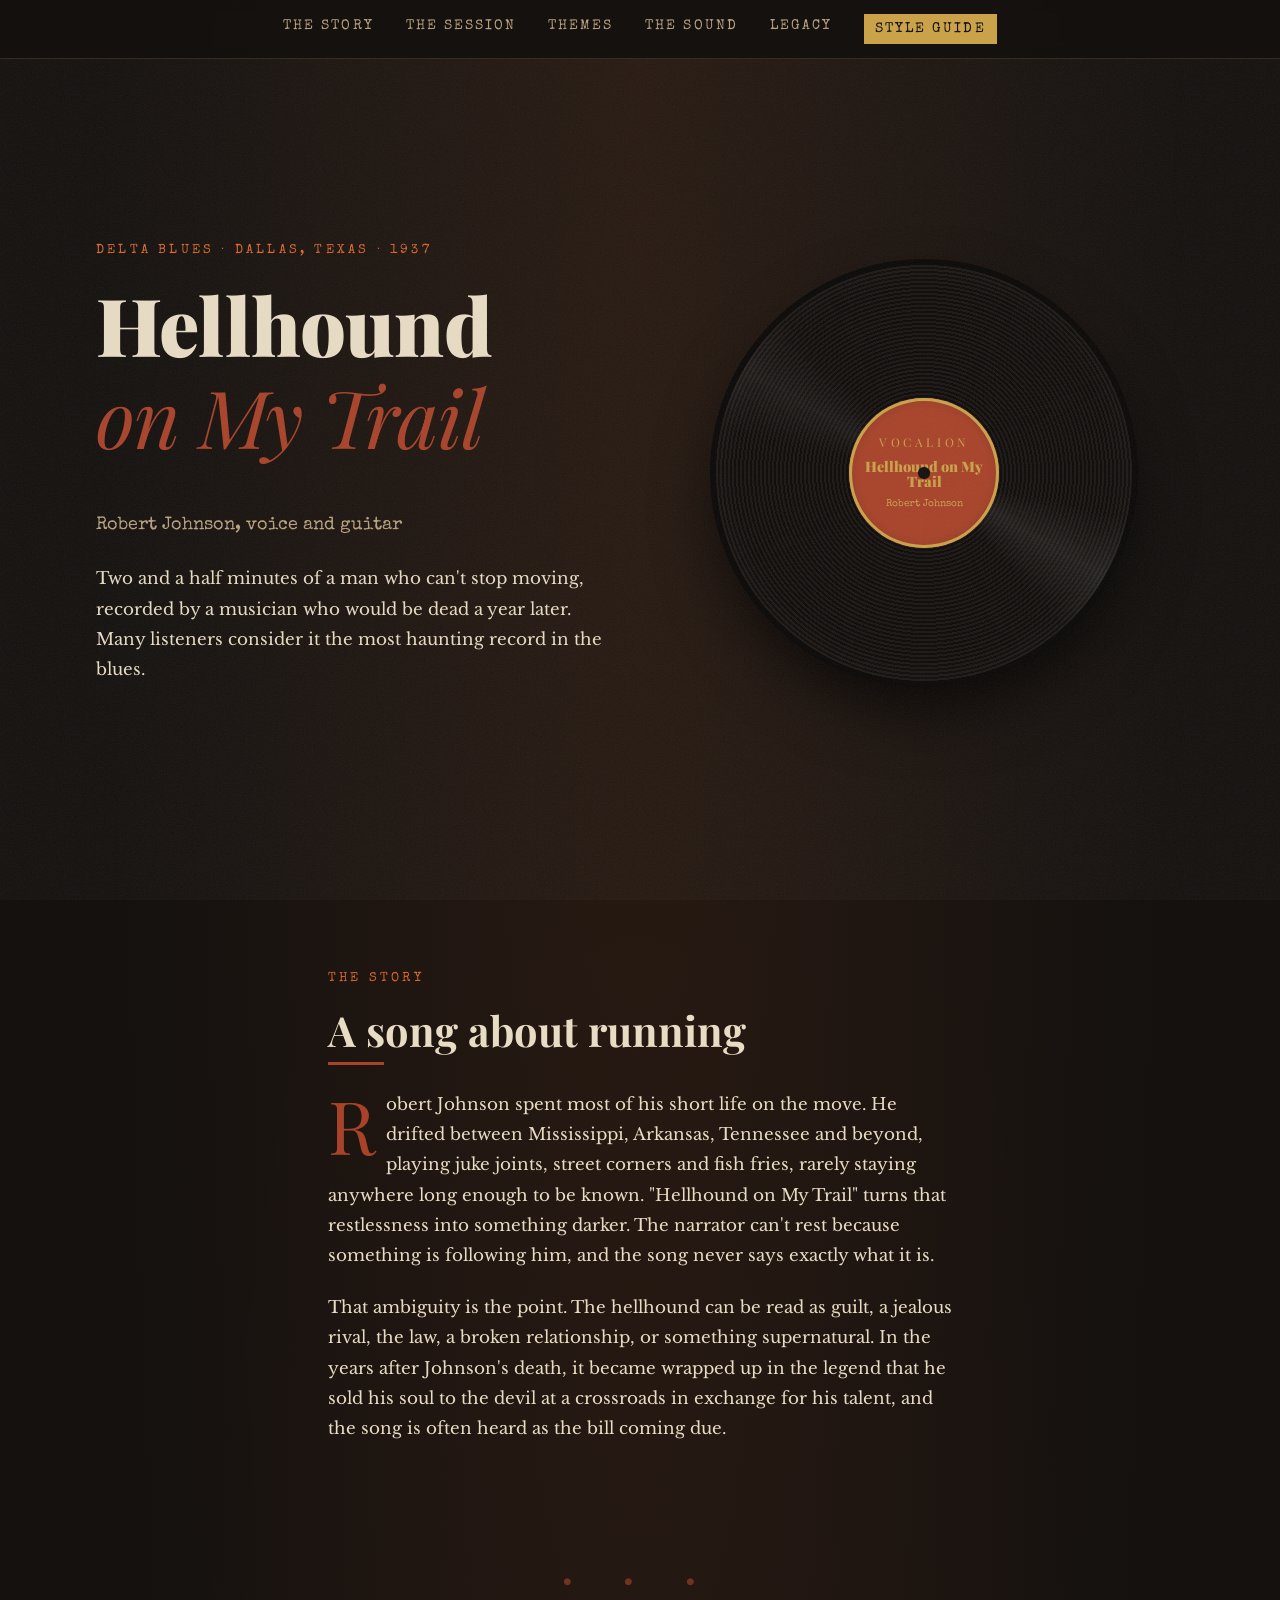
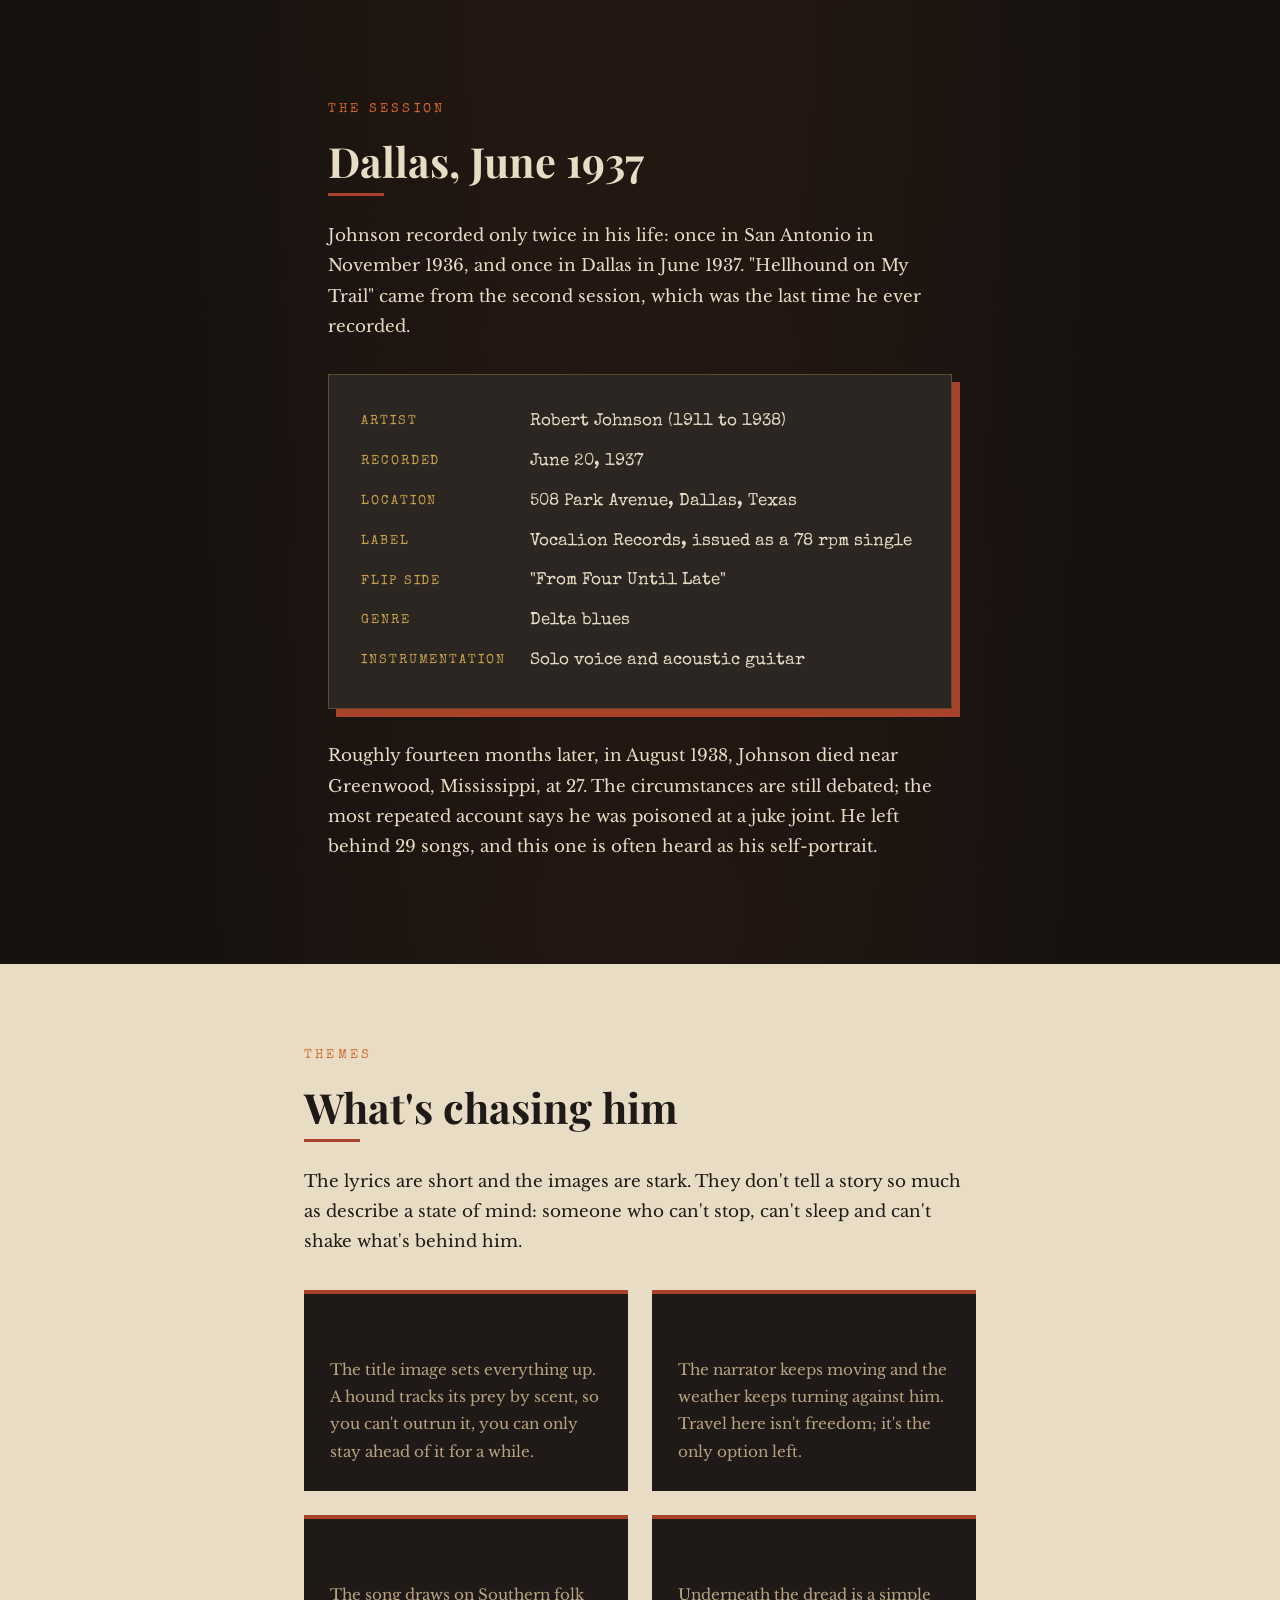
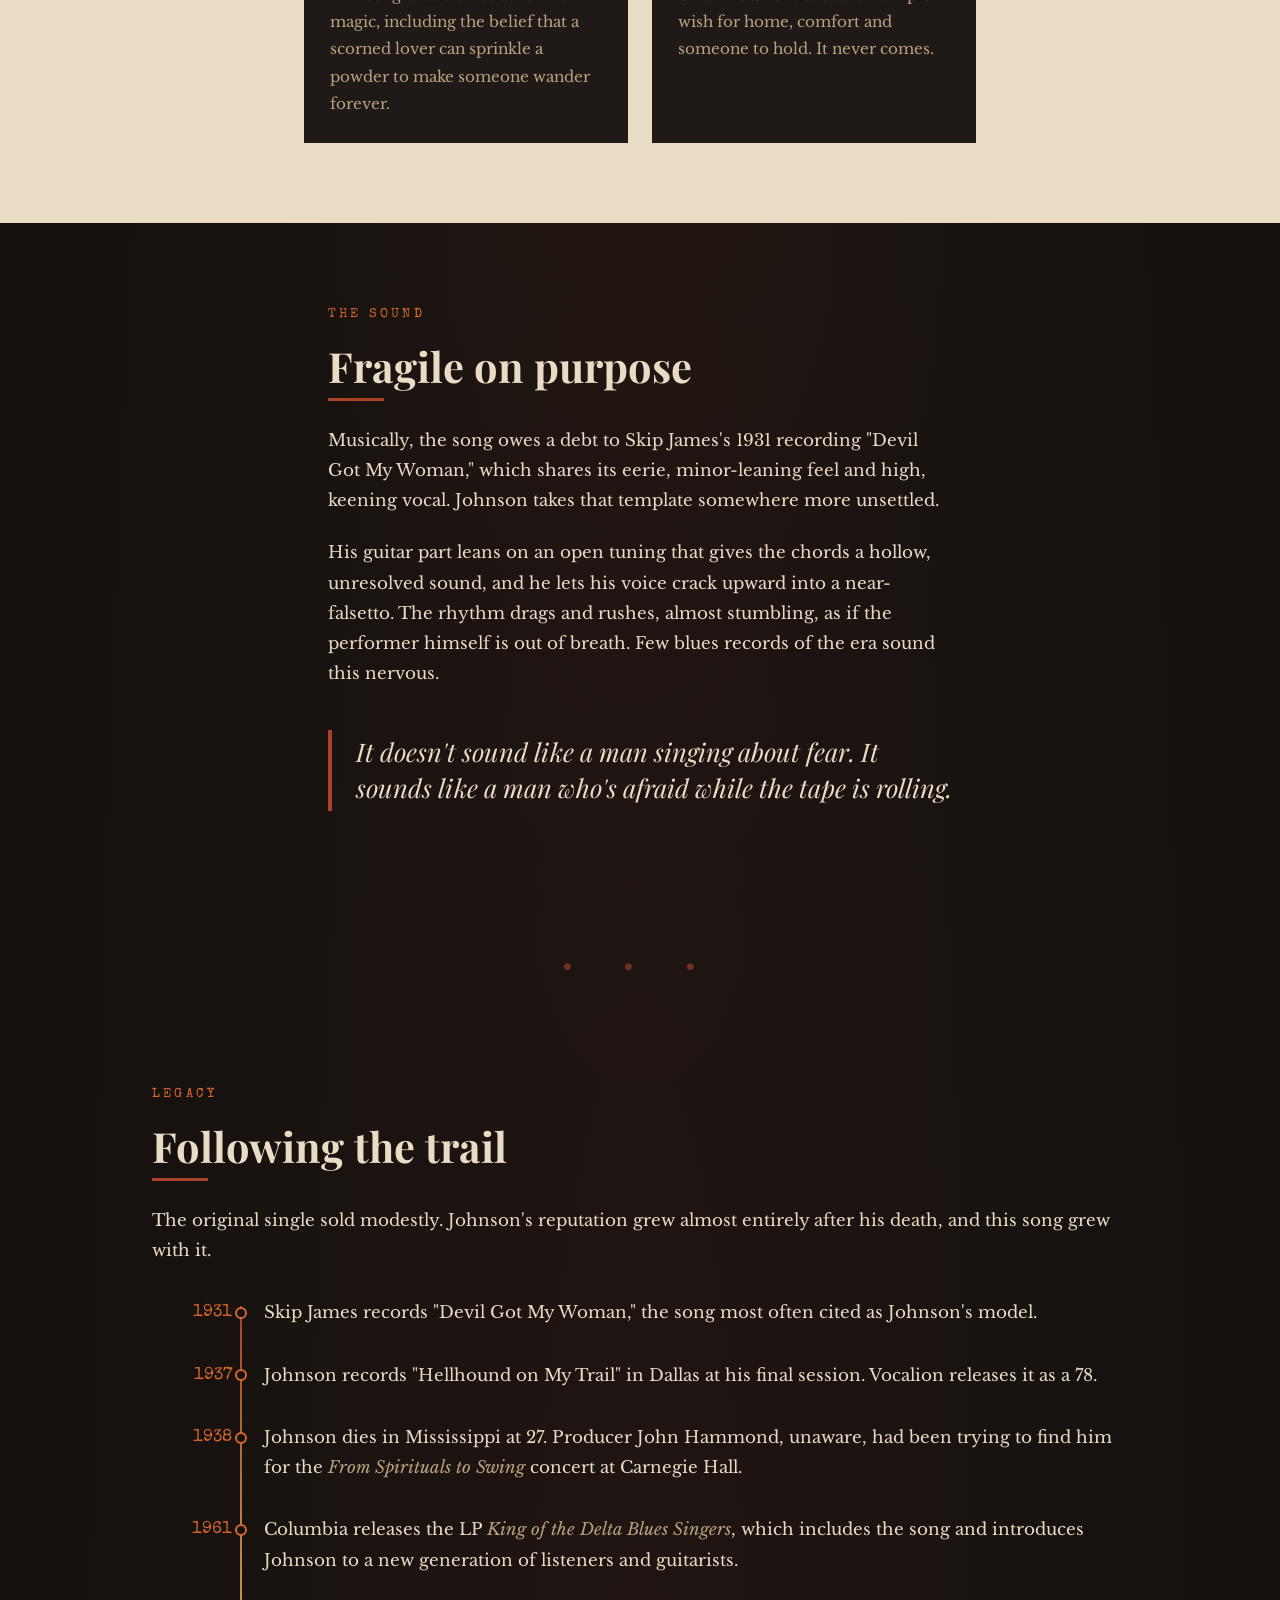
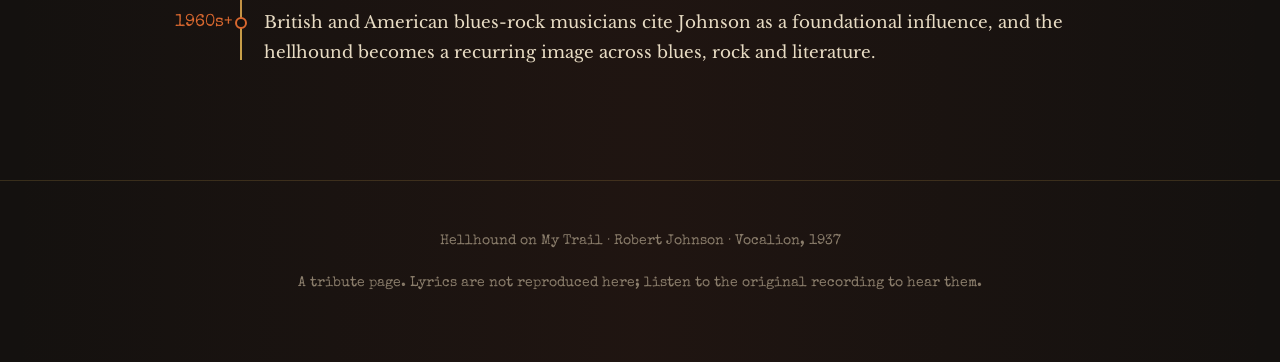
<file: index.html>
<!DOCTYPE html>
<html lang="en">
<head>
  <meta charset="UTF-8">
  <meta name="viewport" content="width=device-width, initial-scale=1.0">
  <title>Hellhound on My Trail | Robert Johnson, 1937</title>
  <meta name="description" content="The story, sound, and legacy of Robert Johnson's 1937 Delta blues recording Hellhound on My Trail.">
  <link rel="stylesheet" href="style.css">
</head>
<body>

  <nav class="site-nav">
    <a href="#story">The Story</a>
    <a href="#session">The Session</a>
    <a href="#themes">Themes</a>
    <a href="#sound">The Sound</a>
    <a href="#legacy">Legacy</a>
    <a href="styleguide.html" class="nav-guide">Style Guide</a>
  </nav>

  <header class="hero">
    <div>
      <p class="kicker">Delta Blues &middot; Dallas, Texas &middot; 1937</p>
      <h1>Hellhound <span>on My Trail</span></h1>
      <p class="byline">Robert Johnson, voice and guitar</p>
      <p>Two and a half minutes of a man who can't stop moving, recorded by a musician who would be dead a year later. Many listeners consider it the most haunting record in the blues.</p>
    </div>

    <div class="record" aria-hidden="true">
      <div class="record-label">
        <span class="label-brand">Vocalion</span>
        <span class="label-title">Hellhound on My Trail</span>
        <span class="label-artist">Robert Johnson</span>
      </div>
    </div>
  </header>

  <main>

    <section id="story" class="section">
      <p class="kicker">The Story</p>
      <h2>A song about running</h2>
      <p class="lead">Robert Johnson spent most of his short life on the move. He drifted between Mississippi, Arkansas, Tennessee and beyond, playing juke joints, street corners and fish fries, rarely staying anywhere long enough to be known. "Hellhound on My Trail" turns that restlessness into something darker. The narrator can't rest because something is following him, and the song never says exactly what it is.</p>
      <p>That ambiguity is the point. The hellhound can be read as guilt, a jealous rival, the law, a broken relationship, or something supernatural. In the years after Johnson's death, it became wrapped up in the legend that he sold his soul to the devil at a crossroads in exchange for his talent, and the song is often heard as the bill coming due.</p>
    </section>

    <div class="tracks" aria-hidden="true">&bull; &bull; &bull;</div>

    <section id="session" class="section">
      <p class="kicker">The Session</p>
      <h2>Dallas, June 1937</h2>
      <p>Johnson recorded only twice in his life: once in San Antonio in November 1936, and once in Dallas in June 1937. "Hellhound on My Trail" came from the second session, which was the last time he ever recorded.</p>

      <div class="ledger">
        <dl>
          <dt>Artist</dt>     <dd>Robert Johnson (1911 to 1938)</dd>
          <dt>Recorded</dt>   <dd>June 20, 1937</dd>
          <dt>Location</dt>   <dd>508 Park Avenue, Dallas, Texas</dd>
          <dt>Label</dt>      <dd>Vocalion Records, issued as a 78 rpm single</dd>
          <dt>Flip side</dt>  <dd>"From Four Until Late"</dd>
          <dt>Genre</dt>      <dd>Delta blues</dd>
          <dt>Instrumentation</dt> <dd>Solo voice and acoustic guitar</dd>
        </dl>
      </div>

      <p>Roughly fourteen months later, in August 1938, Johnson died near Greenwood, Mississippi, at 27. The circumstances are still debated; the most repeated account says he was poisoned at a juke joint. He left behind 29 songs, and this one is often heard as his self-portrait.</p>
    </section>

    <section id="themes" class="section section--paper">
      <p class="kicker">Themes</p>
      <h2>What's chasing him</h2>
      <p>The lyrics are short and the images are stark. They don't tell a story so much as describe a state of mind: someone who can't stop, can't sleep and can't shake what's behind him.</p>

      <div class="theme-grid">
        <div class="theme-card">
          <h3>Pursuit</h3>
          <p>The title image sets everything up. A hound tracks its prey by scent, so you can't outrun it, you can only stay ahead of it for a while.</p>
        </div>
        <div class="theme-card">
          <h3>Restlessness</h3>
          <p>The narrator keeps moving and the weather keeps turning against him. Travel here isn't freedom; it's the only option left.</p>
        </div>
        <div class="theme-card">
          <h3>Hoodoo</h3>
          <p>The song draws on Southern folk magic, including the belief that a scorned lover can sprinkle a powder to make someone wander forever.</p>
        </div>
        <div class="theme-card">
          <h3>Loneliness</h3>
          <p>Underneath the dread is a simple wish for home, comfort and someone to hold. It never comes.</p>
        </div>
      </div>
    </section>

    <section id="sound" class="section">
      <p class="kicker">The Sound</p>
      <h2>Fragile on purpose</h2>
      <p>Musically, the song owes a debt to Skip James's 1931 recording "Devil Got My Woman," which shares its eerie, minor-leaning feel and high, keening vocal. Johnson takes that template somewhere more unsettled.</p>
      <p>His guitar part leans on an open tuning that gives the chords a hollow, unresolved sound, and he lets his voice crack upward into a near-falsetto. The rhythm drags and rushes, almost stumbling, as if the performer himself is out of breath. Few blues records of the era sound this nervous.</p>

      <blockquote class="pull">
        It doesn't sound like a man singing about fear. It sounds like a man who's afraid while the tape is rolling.
      </blockquote>
    </section>

    <div class="tracks" aria-hidden="true">&bull; &bull; &bull;</div>

    <section id="legacy" class="section section--wide">
      <p class="kicker">Legacy</p>
      <h2>Following the trail</h2>
      <p>The original single sold modestly. Johnson's reputation grew almost entirely after his death, and this song grew with it.</p>

      <ol class="timeline">
        <li>
          <span class="year">1931</span>
          <p>Skip James records "Devil Got My Woman," the song most often cited as Johnson's model.</p>
        </li>
        <li>
          <span class="year">1937</span>
          <p>Johnson records "Hellhound on My Trail" in Dallas at his final session. Vocalion releases it as a 78.</p>
        </li>
        <li>
          <span class="year">1938</span>
          <p>Johnson dies in Mississippi at 27. Producer John Hammond, unaware, had been trying to find him for the <em>From Spirituals to Swing</em> concert at Carnegie Hall.</p>
        </li>
        <li>
          <span class="year">1961</span>
          <p>Columbia releases the LP <em>King of the Delta Blues Singers</em>, which includes the song and introduces Johnson to a new generation of listeners and guitarists.</p>
        </li>
        <li>
          <span class="year">1960s+</span>
          <p>British and American blues-rock musicians cite Johnson as a foundational influence, and the hellhound becomes a recurring image across blues, rock and literature.</p>
        </li>
      </ol>
    </section>

  </main>

  <footer class="site-footer">
    <p>Hellhound on My Trail &middot; Robert Johnson &middot; Vocalion, 1937</p>
    <p>A tribute page. Lyrics are not reproduced here; listen to the original recording to hear them.</p>
  </footer>

</body>
</html>
</file>
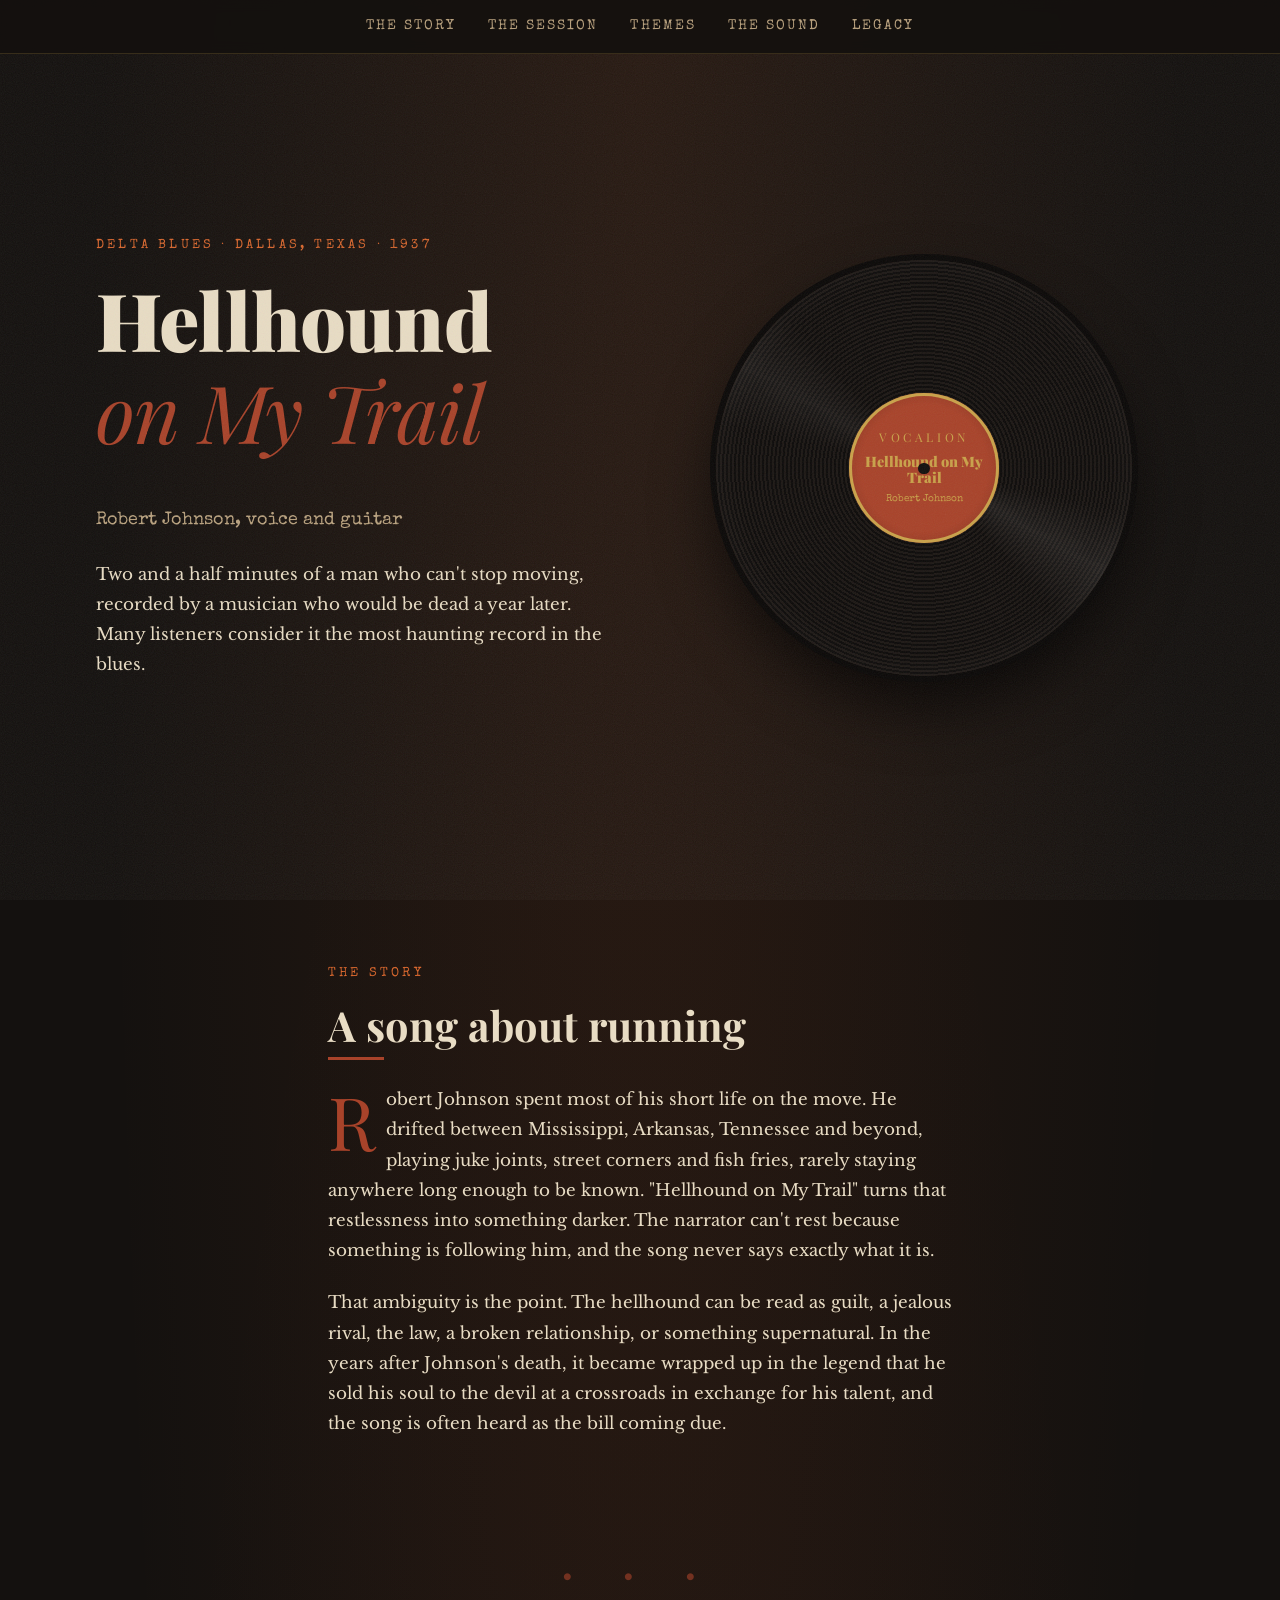
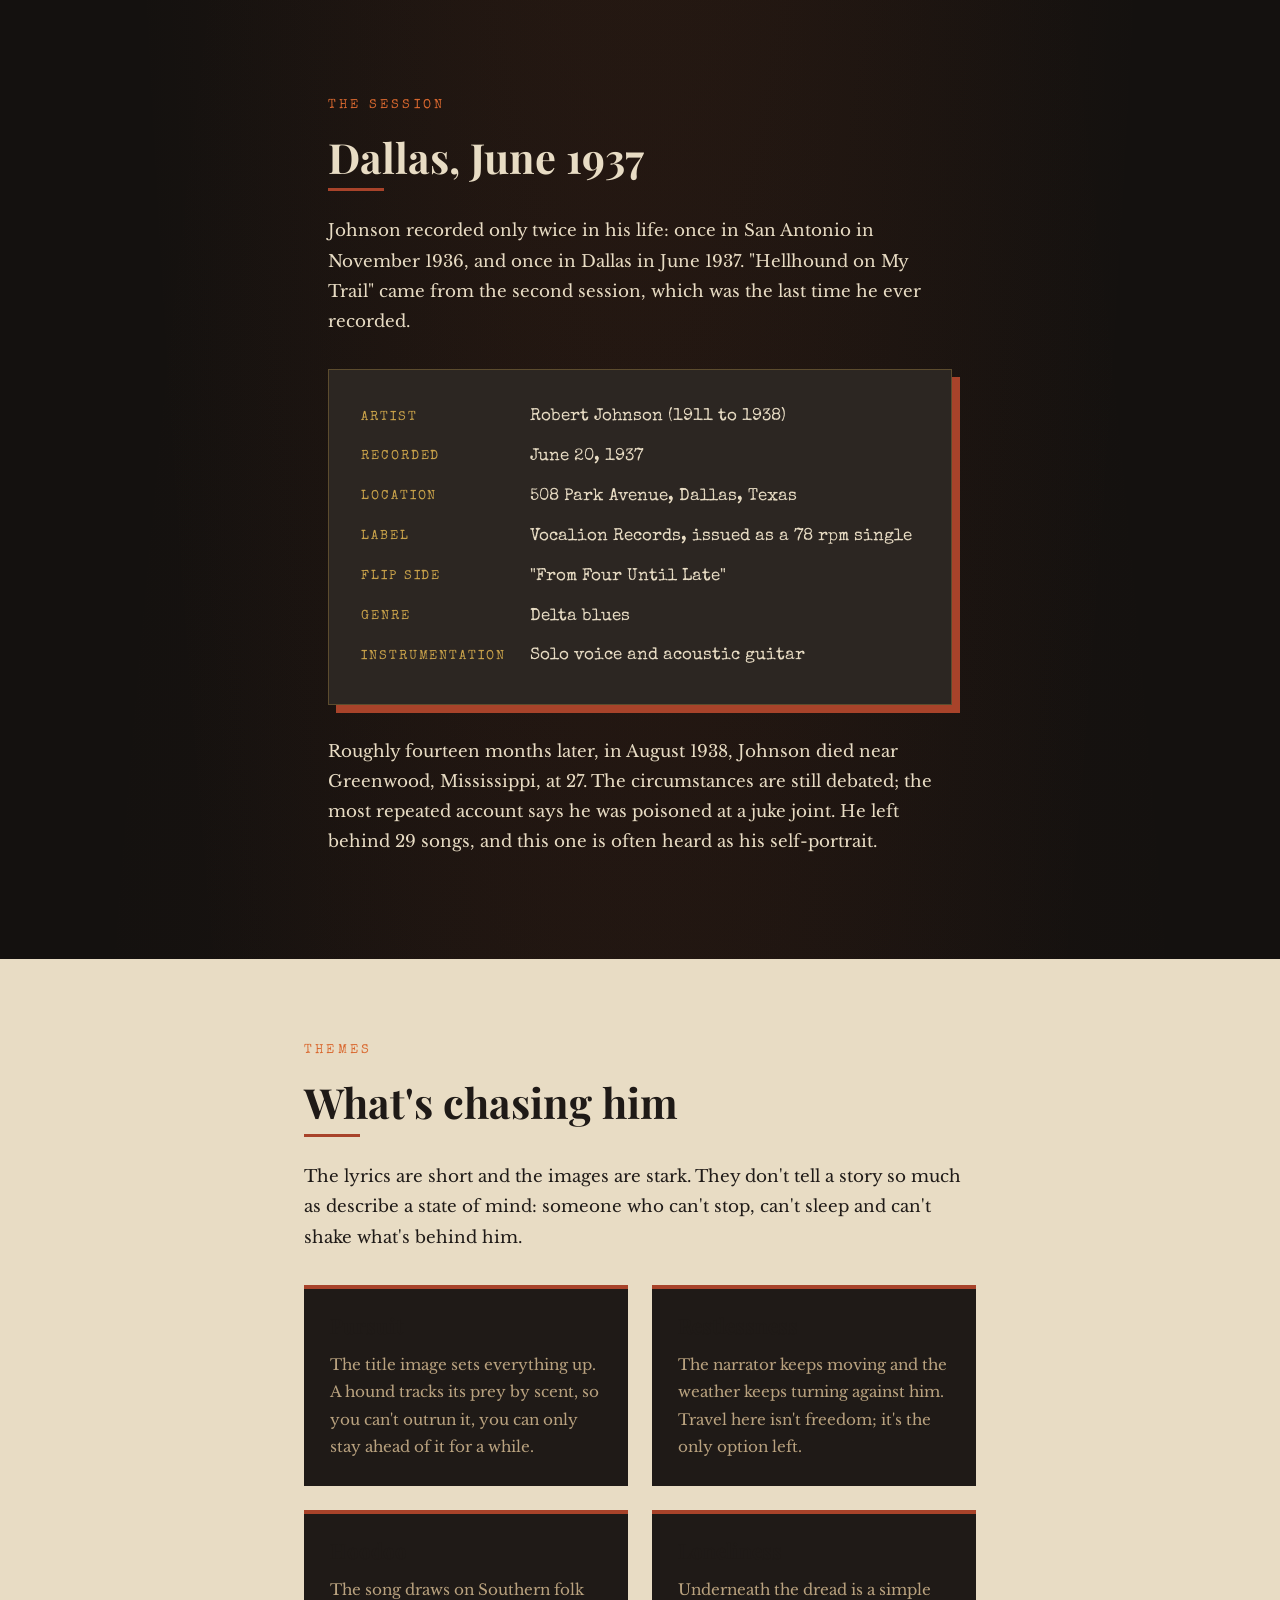
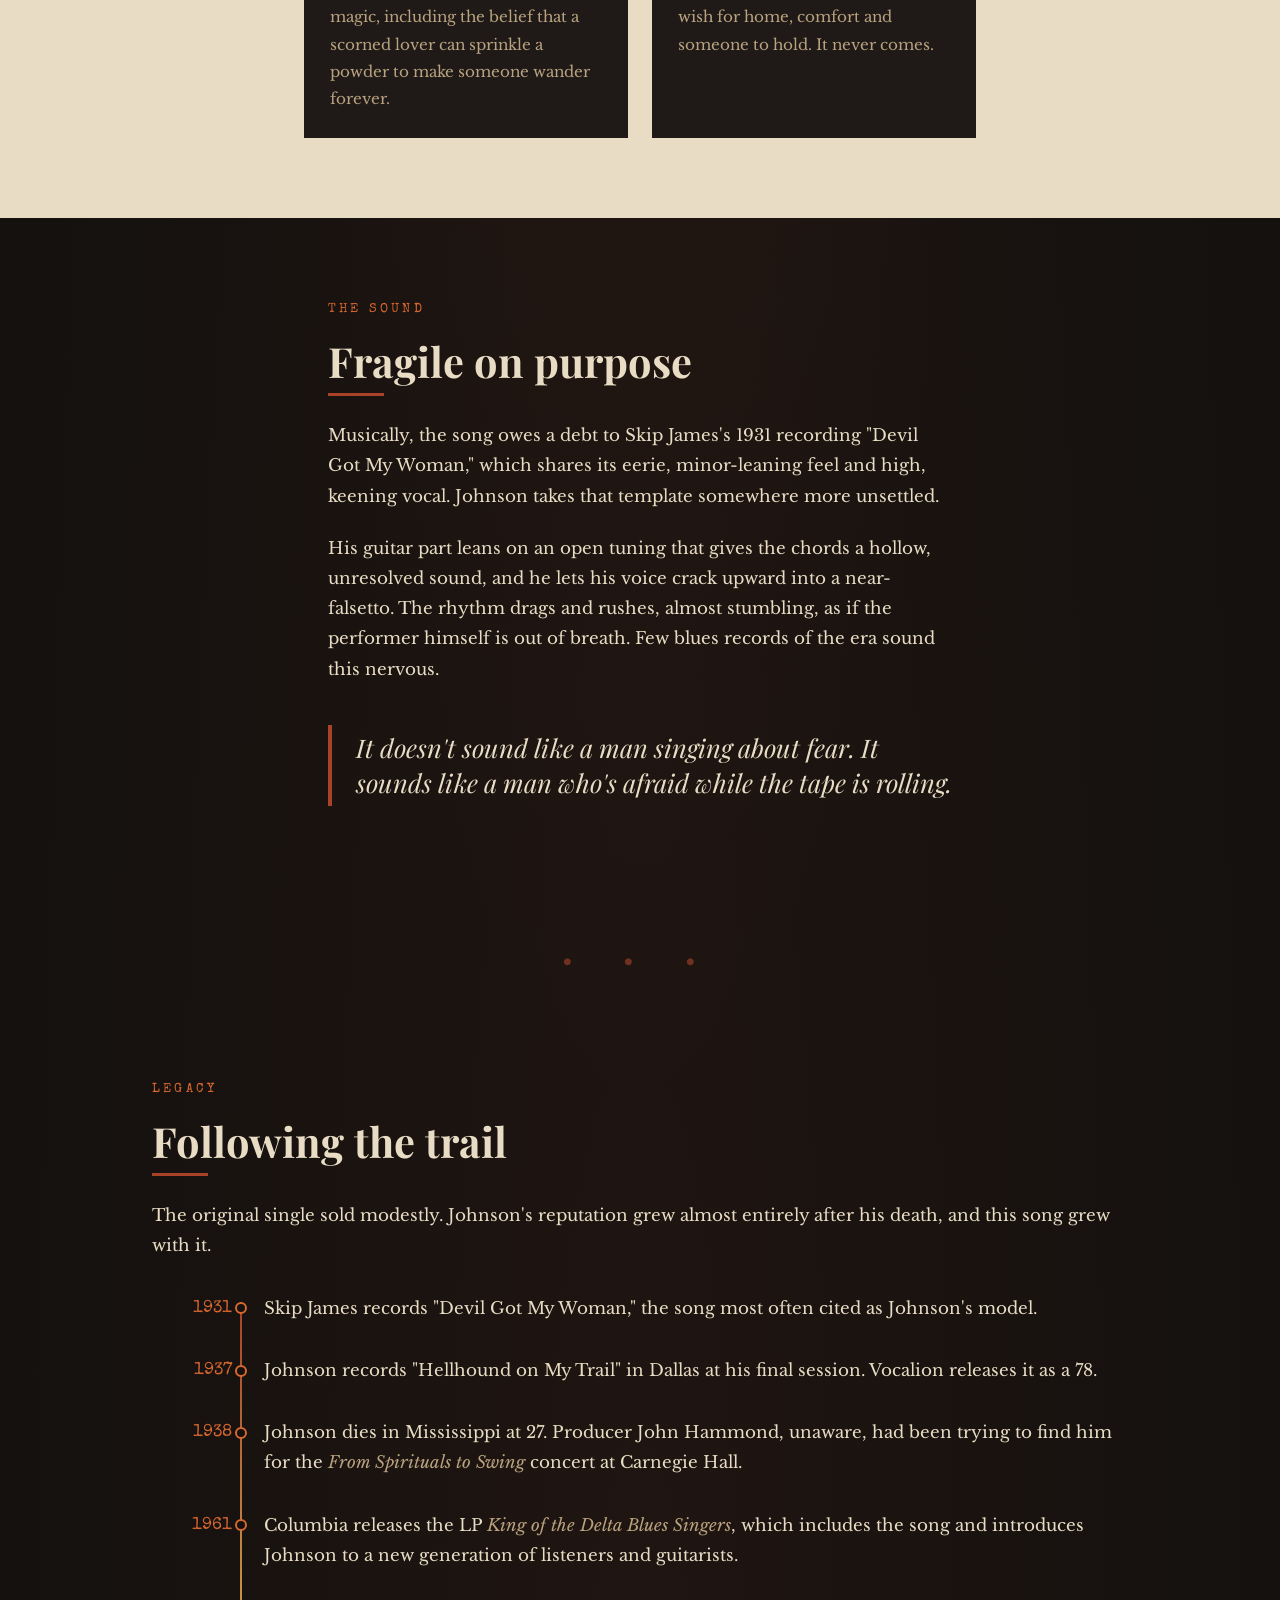
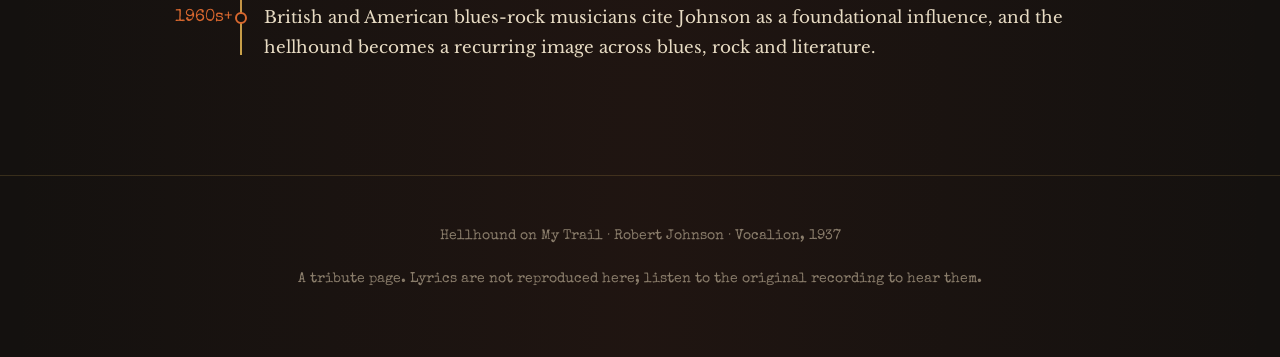
<file: index (1).html>
<!DOCTYPE html>
<html lang="en">
<head>
  <meta charset="UTF-8">
  <meta name="viewport" content="width=device-width, initial-scale=1.0">
  <title>Hellhound on My Trail | Robert Johnson, 1937</title>
  <meta name="description" content="The story, sound, and legacy of Robert Johnson's 1937 Delta blues recording Hellhound on My Trail.">
  <link rel="stylesheet" href="style.css">
</head>
<body>

  <nav class="site-nav">
    <a href="#story">The Story</a>
    <a href="#session">The Session</a>
    <a href="#themes">Themes</a>
    <a href="#sound">The Sound</a>
    <a href="#legacy">Legacy</a>
  </nav>

  <header class="hero">
    <div>
      <p class="kicker">Delta Blues &middot; Dallas, Texas &middot; 1937</p>
      <h1>Hellhound <span>on My Trail</span></h1>
      <p class="byline">Robert Johnson, voice and guitar</p>
      <p>Two and a half minutes of a man who can't stop moving, recorded by a musician who would be dead a year later. Many listeners consider it the most haunting record in the blues.</p>
    </div>

    <div class="record" aria-hidden="true">
      <div class="record-label">
        <span class="label-brand">Vocalion</span>
        <span class="label-title">Hellhound on My Trail</span>
        <span class="label-artist">Robert Johnson</span>
      </div>
    </div>
  </header>

  <main>

    <section id="story" class="section">
      <p class="kicker">The Story</p>
      <h2>A song about running</h2>
      <p class="lead">Robert Johnson spent most of his short life on the move. He drifted between Mississippi, Arkansas, Tennessee and beyond, playing juke joints, street corners and fish fries, rarely staying anywhere long enough to be known. "Hellhound on My Trail" turns that restlessness into something darker. The narrator can't rest because something is following him, and the song never says exactly what it is.</p>
      <p>That ambiguity is the point. The hellhound can be read as guilt, a jealous rival, the law, a broken relationship, or something supernatural. In the years after Johnson's death, it became wrapped up in the legend that he sold his soul to the devil at a crossroads in exchange for his talent, and the song is often heard as the bill coming due.</p>
    </section>

    <div class="tracks" aria-hidden="true">&bull; &bull; &bull;</div>

    <section id="session" class="section">
      <p class="kicker">The Session</p>
      <h2>Dallas, June 1937</h2>
      <p>Johnson recorded only twice in his life: once in San Antonio in November 1936, and once in Dallas in June 1937. "Hellhound on My Trail" came from the second session, which was the last time he ever recorded.</p>

      <div class="ledger">
        <dl>
          <dt>Artist</dt>     <dd>Robert Johnson (1911 to 1938)</dd>
          <dt>Recorded</dt>   <dd>June 20, 1937</dd>
          <dt>Location</dt>   <dd>508 Park Avenue, Dallas, Texas</dd>
          <dt>Label</dt>      <dd>Vocalion Records, issued as a 78 rpm single</dd>
          <dt>Flip side</dt>  <dd>"From Four Until Late"</dd>
          <dt>Genre</dt>      <dd>Delta blues</dd>
          <dt>Instrumentation</dt> <dd>Solo voice and acoustic guitar</dd>
        </dl>
      </div>

      <p>Roughly fourteen months later, in August 1938, Johnson died near Greenwood, Mississippi, at 27. The circumstances are still debated; the most repeated account says he was poisoned at a juke joint. He left behind 29 songs, and this one is often heard as his self-portrait.</p>
    </section>

    <section id="themes" class="section section--paper">
      <p class="kicker">Themes</p>
      <h2>What's chasing him</h2>
      <p>The lyrics are short and the images are stark. They don't tell a story so much as describe a state of mind: someone who can't stop, can't sleep and can't shake what's behind him.</p>

      <div class="theme-grid">
        <div class="theme-card">
          <h3>Pursuit</h3>
          <p>The title image sets everything up. A hound tracks its prey by scent, so you can't outrun it, you can only stay ahead of it for a while.</p>
        </div>
        <div class="theme-card">
          <h3>Restlessness</h3>
          <p>The narrator keeps moving and the weather keeps turning against him. Travel here isn't freedom; it's the only option left.</p>
        </div>
        <div class="theme-card">
          <h3>Hoodoo</h3>
          <p>The song draws on Southern folk magic, including the belief that a scorned lover can sprinkle a powder to make someone wander forever.</p>
        </div>
        <div class="theme-card">
          <h3>Loneliness</h3>
          <p>Underneath the dread is a simple wish for home, comfort and someone to hold. It never comes.</p>
        </div>
      </div>
    </section>

    <section id="sound" class="section">
      <p class="kicker">The Sound</p>
      <h2>Fragile on purpose</h2>
      <p>Musically, the song owes a debt to Skip James's 1931 recording "Devil Got My Woman," which shares its eerie, minor-leaning feel and high, keening vocal. Johnson takes that template somewhere more unsettled.</p>
      <p>His guitar part leans on an open tuning that gives the chords a hollow, unresolved sound, and he lets his voice crack upward into a near-falsetto. The rhythm drags and rushes, almost stumbling, as if the performer himself is out of breath. Few blues records of the era sound this nervous.</p>

      <blockquote class="pull">
        It doesn't sound like a man singing about fear. It sounds like a man who's afraid while the tape is rolling.
      </blockquote>
    </section>

    <div class="tracks" aria-hidden="true">&bull; &bull; &bull;</div>

    <section id="legacy" class="section section--wide">
      <p class="kicker">Legacy</p>
      <h2>Following the trail</h2>
      <p>The original single sold modestly. Johnson's reputation grew almost entirely after his death, and this song grew with it.</p>

      <ol class="timeline">
        <li>
          <span class="year">1931</span>
          <p>Skip James records "Devil Got My Woman," the song most often cited as Johnson's model.</p>
        </li>
        <li>
          <span class="year">1937</span>
          <p>Johnson records "Hellhound on My Trail" in Dallas at his final session. Vocalion releases it as a 78.</p>
        </li>
        <li>
          <span class="year">1938</span>
          <p>Johnson dies in Mississippi at 27. Producer John Hammond, unaware, had been trying to find him for the <em>From Spirituals to Swing</em> concert at Carnegie Hall.</p>
        </li>
        <li>
          <span class="year">1961</span>
          <p>Columbia releases the LP <em>King of the Delta Blues Singers</em>, which includes the song and introduces Johnson to a new generation of listeners and guitarists.</p>
        </li>
        <li>
          <span class="year">1960s+</span>
          <p>British and American blues-rock musicians cite Johnson as a foundational influence, and the hellhound becomes a recurring image across blues, rock and literature.</p>
        </li>
      </ol>
    </section>

  </main>

  <footer class="site-footer">
    <p>Hellhound on My Trail &middot; Robert Johnson &middot; Vocalion, 1937</p>
    <p>A tribute page. Lyrics are not reproduced here; listen to the original recording to hear them.</p>
  </footer>

</body>
</html>
</file>
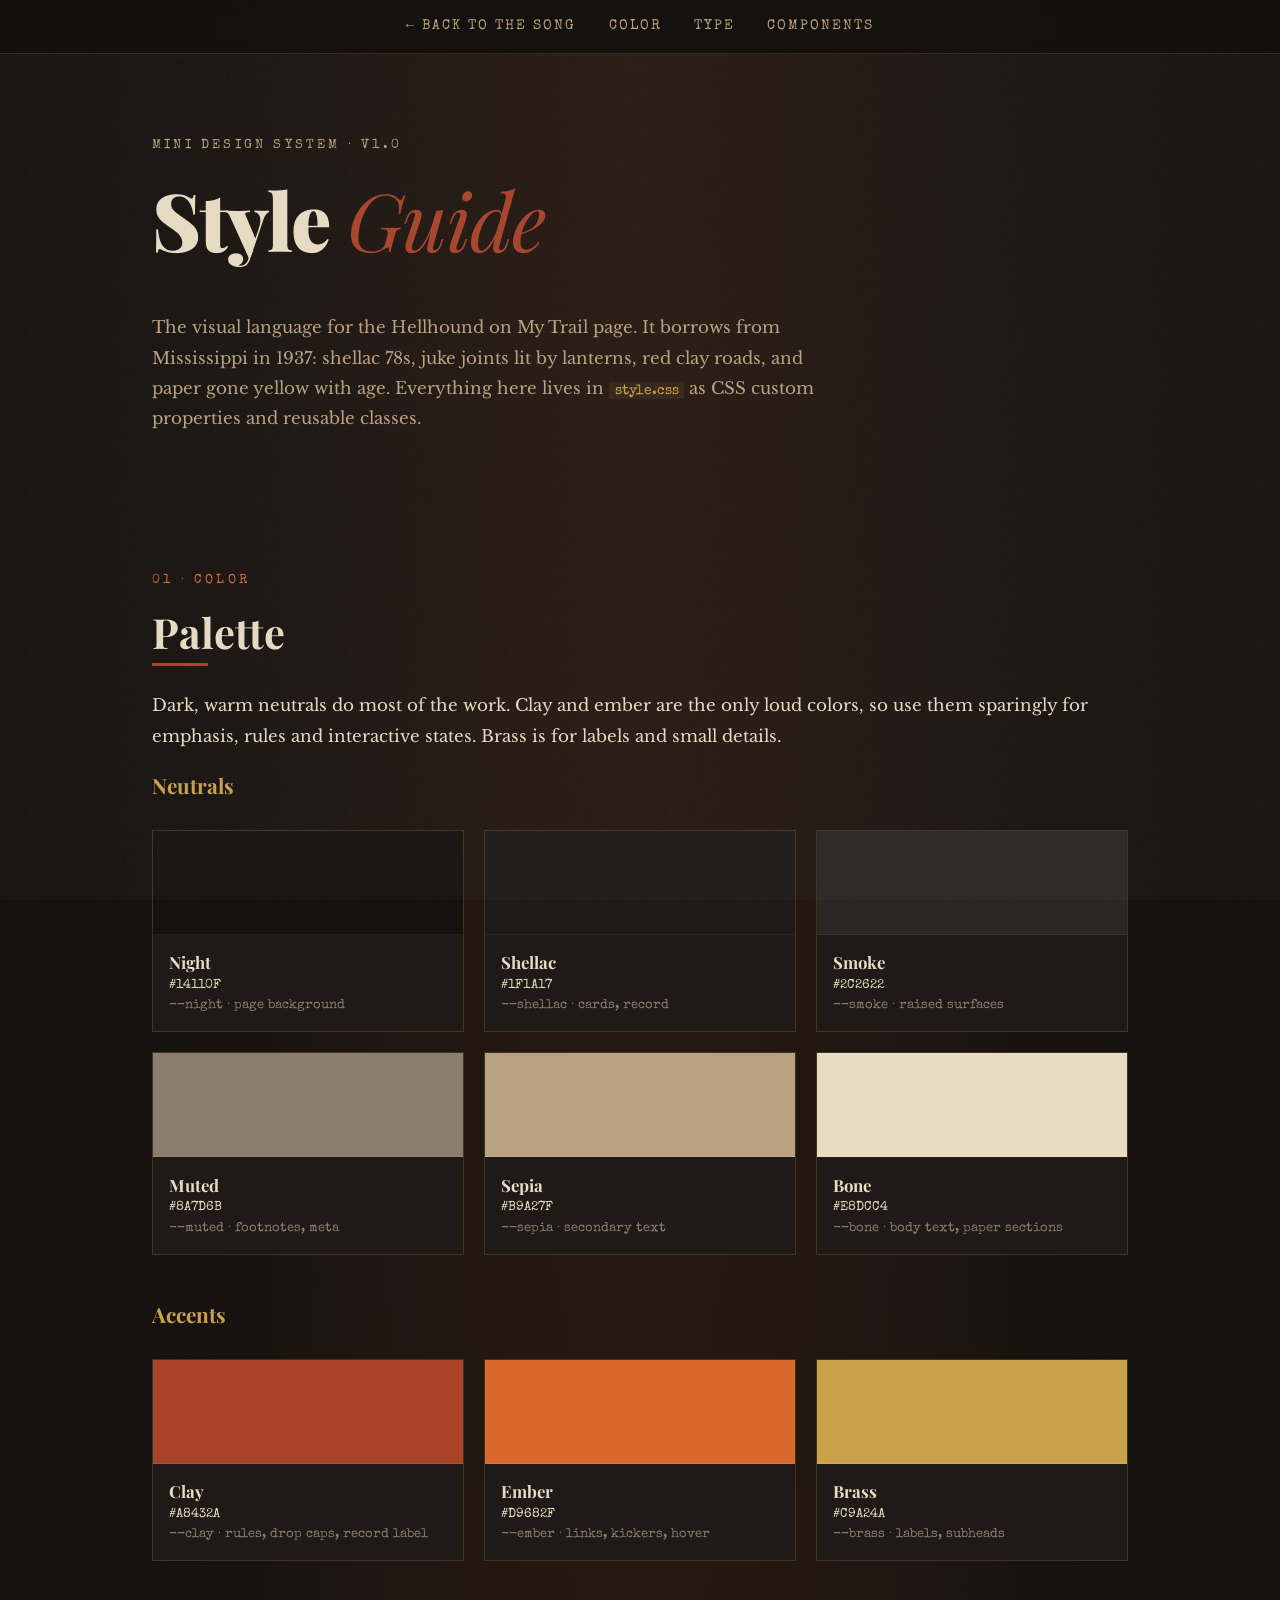
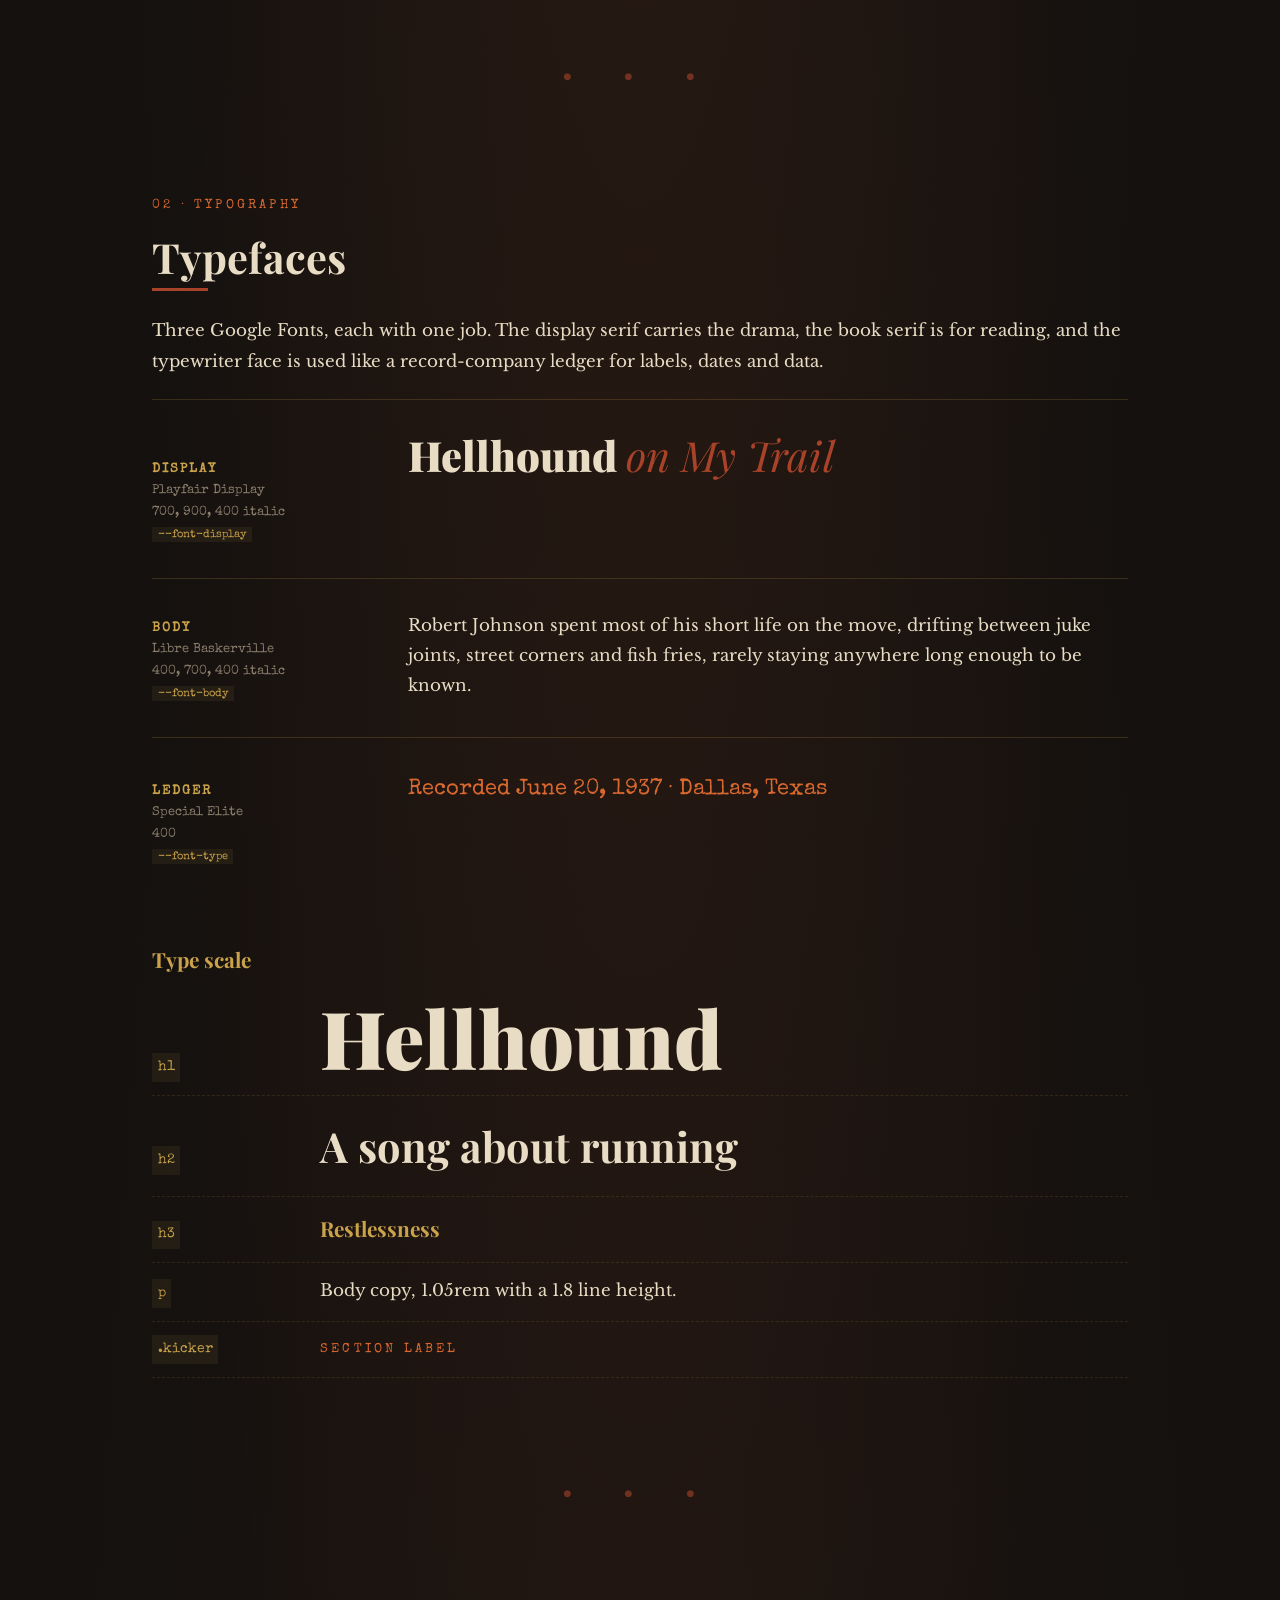
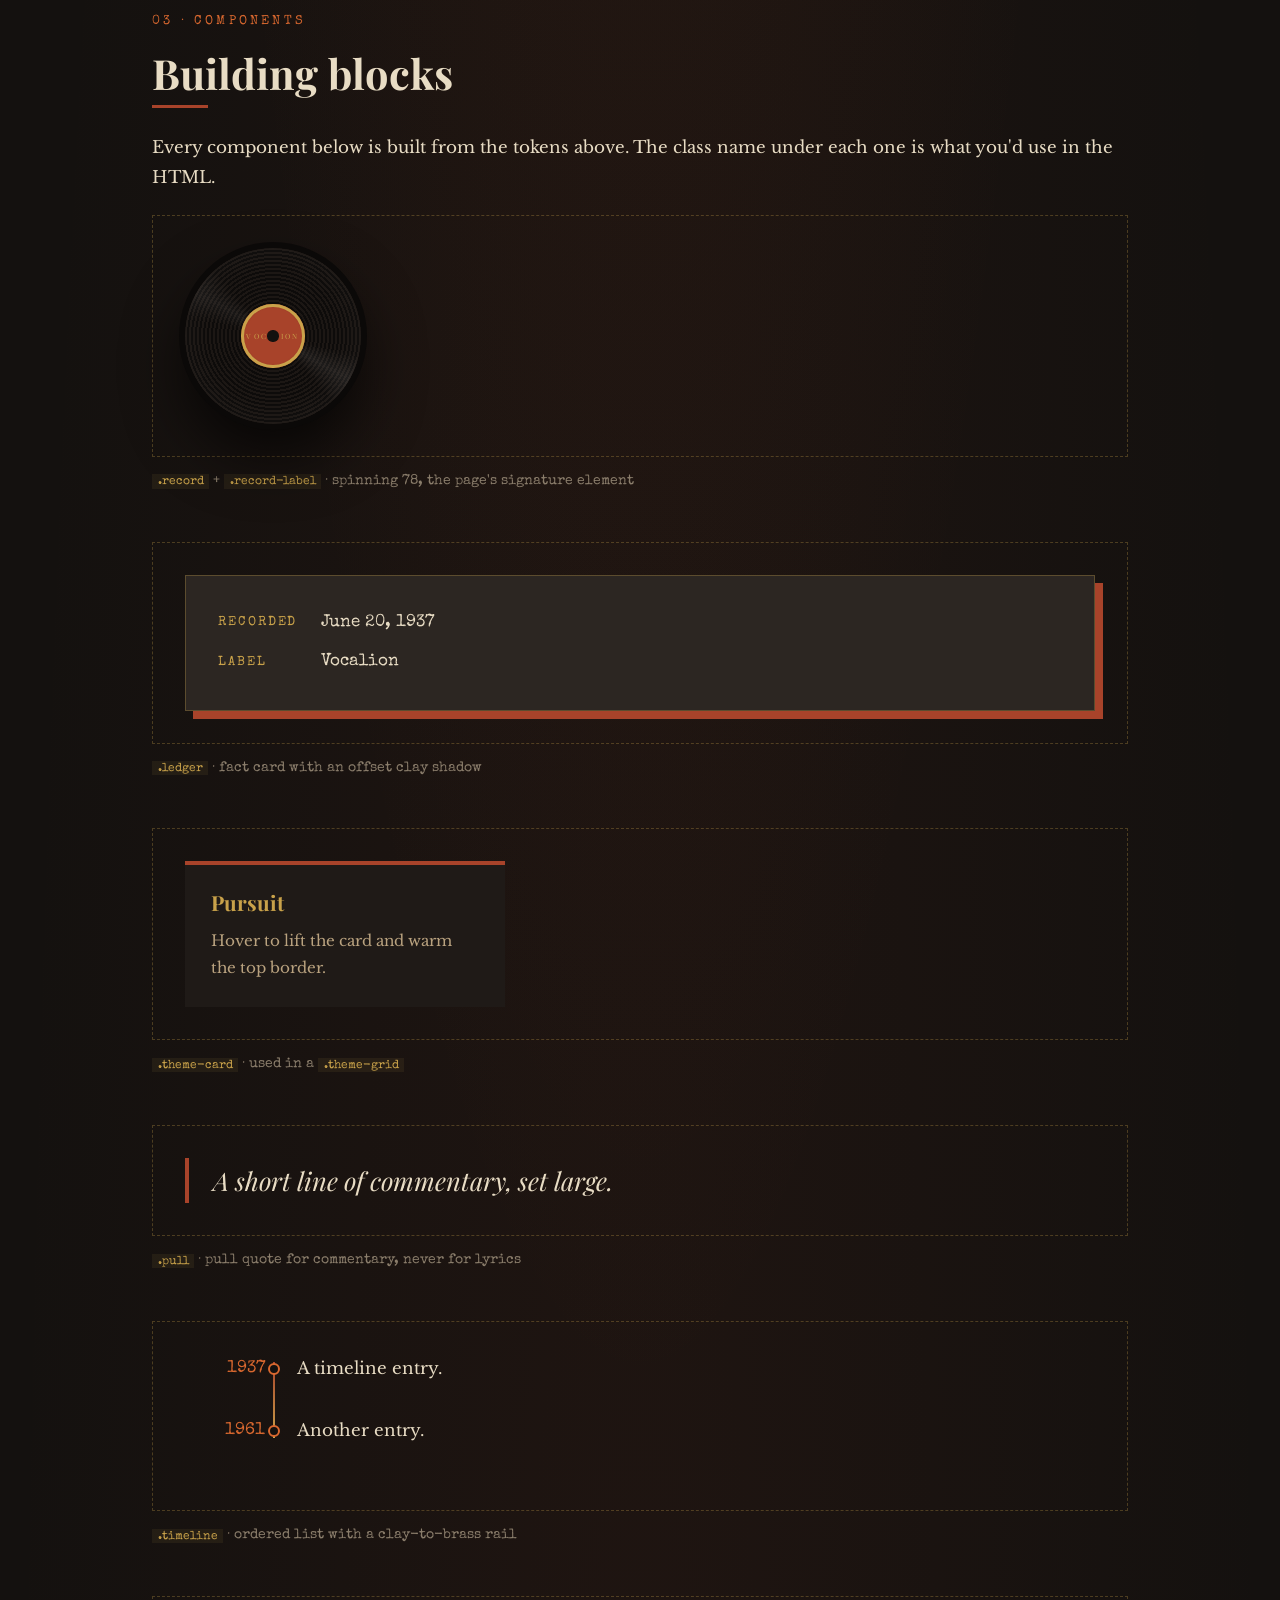
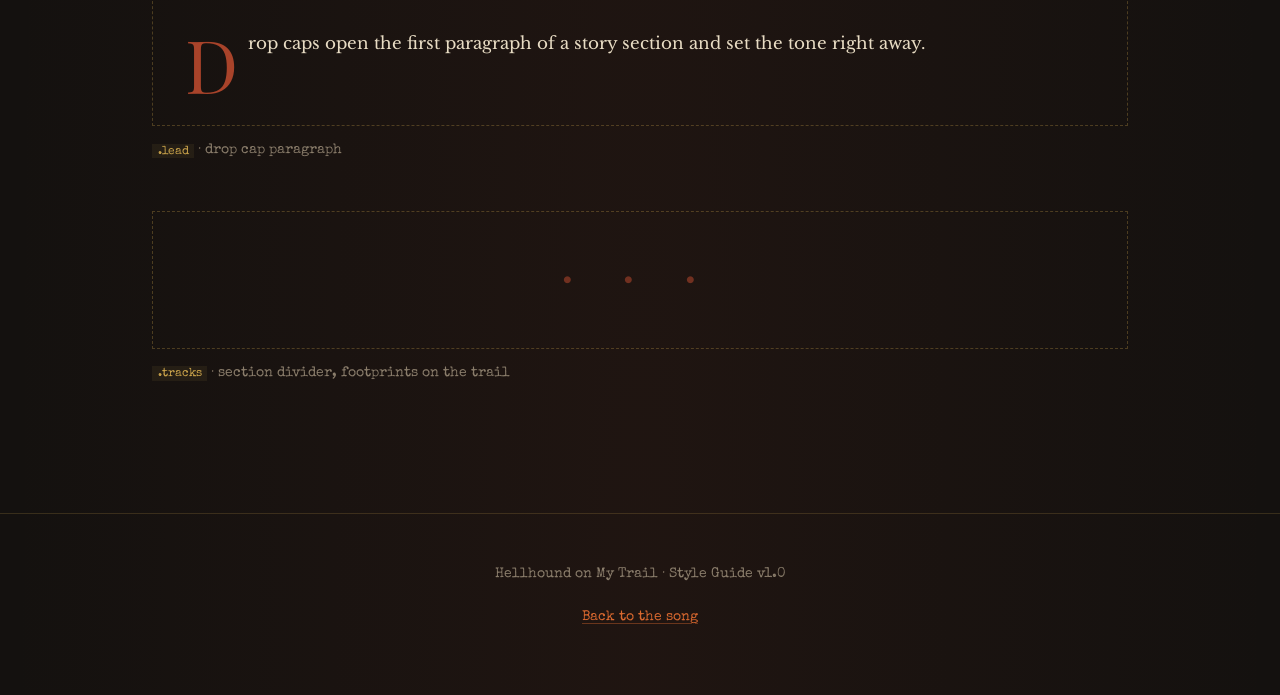
<file: styleguide.html>
<!DOCTYPE html>
<html lang="en">
<head>
  <meta charset="UTF-8">
  <meta name="viewport" content="width=device-width, initial-scale=1.0">
  <title>Style Guide | Hellhound on My Trail</title>
  <meta name="description" content="The mini design system behind the Hellhound on My Trail tribute page: colors, typefaces and components.">
  <link rel="stylesheet" href="style.css">
</head>
<body>

  <nav class="site-nav">
    <a href="index.html">&larr; Back to the Song</a>
    <a href="#color">Color</a>
    <a href="#type">Type</a>
    <a href="#components">Components</a>
  </nav>

  <header class="guide-hero">
    <p class="kicker">Mini Design System &middot; v1.0</p>
    <h1>Style <span style="font-style:italic;font-weight:400;color:var(--clay)">Guide</span></h1>
    <p>The visual language for the Hellhound on My Trail page. It borrows from Mississippi in 1937: shellac 78s, juke joints lit by lanterns, red clay roads, and paper gone yellow with age. Everything here lives in <code>style.css</code> as CSS custom properties and reusable classes.</p>
  </header>

  <main>

    <!-- COLOR -->
    <section id="color" class="section section--wide">
      <p class="kicker">01 &middot; Color</p>
      <h2>Palette</h2>
      <p>Dark, warm neutrals do most of the work. Clay and ember are the only loud colors, so use them sparingly for emphasis, rules and interactive states. Brass is for labels and small details.</p>

      <h3>Neutrals</h3>
      <div class="swatch-grid">
        <div class="swatch">
          <div class="swatch-chip" style="background:#14110f"></div>
          <div class="swatch-info"><strong>Night</strong>#14110F<span>--night &middot; page background</span></div>
        </div>
        <div class="swatch">
          <div class="swatch-chip" style="background:#1f1a17"></div>
          <div class="swatch-info"><strong>Shellac</strong>#1F1A17<span>--shellac &middot; cards, record</span></div>
        </div>
        <div class="swatch">
          <div class="swatch-chip" style="background:#2c2622"></div>
          <div class="swatch-info"><strong>Smoke</strong>#2C2622<span>--smoke &middot; raised surfaces</span></div>
        </div>
        <div class="swatch">
          <div class="swatch-chip" style="background:#8a7d6b"></div>
          <div class="swatch-info"><strong>Muted</strong>#8A7D6B<span>--muted &middot; footnotes, meta</span></div>
        </div>
        <div class="swatch">
          <div class="swatch-chip" style="background:#b9a27f"></div>
          <div class="swatch-info"><strong>Sepia</strong>#B9A27F<span>--sepia &middot; secondary text</span></div>
        </div>
        <div class="swatch">
          <div class="swatch-chip" style="background:#e8dcc4"></div>
          <div class="swatch-info"><strong>Bone</strong>#E8DCC4<span>--bone &middot; body text, paper sections</span></div>
        </div>
      </div>

      <h3 style="margin-top:3rem">Accents</h3>
      <div class="swatch-grid">
        <div class="swatch">
          <div class="swatch-chip" style="background:#a8432a"></div>
          <div class="swatch-info"><strong>Clay</strong>#A8432A<span>--clay &middot; rules, drop caps, record label</span></div>
        </div>
        <div class="swatch">
          <div class="swatch-chip" style="background:#d9682f"></div>
          <div class="swatch-info"><strong>Ember</strong>#D9682F<span>--ember &middot; links, kickers, hover</span></div>
        </div>
        <div class="swatch">
          <div class="swatch-chip" style="background:#c9a24a"></div>
          <div class="swatch-info"><strong>Brass</strong>#C9A24A<span>--brass &middot; labels, subheads</span></div>
        </div>
      </div>
    </section>

    <div class="tracks" aria-hidden="true">&bull; &bull; &bull;</div>

    <!-- TYPE -->
    <section id="type" class="section section--wide">
      <p class="kicker">02 &middot; Typography</p>
      <h2>Typefaces</h2>
      <p>Three Google Fonts, each with one job. The display serif carries the drama, the book serif is for reading, and the typewriter face is used like a record-company ledger for labels, dates and data.</p>

      <div class="specimen">
        <div class="specimen-meta"><strong>Display</strong>Playfair Display<br>700, 900, 400 italic<br><code>--font-display</code></div>
        <div class="specimen-sample--display">Hellhound <em style="font-weight:400;color:var(--clay)">on My Trail</em></div>
      </div>
      <div class="specimen">
        <div class="specimen-meta"><strong>Body</strong>Libre Baskerville<br>400, 700, 400 italic<br><code>--font-body</code></div>
        <div class="specimen-sample--body">Robert Johnson spent most of his short life on the move, drifting between juke joints, street corners and fish fries, rarely staying anywhere long enough to be known.</div>
      </div>
      <div class="specimen">
        <div class="specimen-meta"><strong>Ledger</strong>Special Elite<br>400<br><code>--font-type</code></div>
        <div class="specimen-sample--type">Recorded June 20, 1937 &middot; Dallas, Texas</div>
      </div>

      <h3 style="margin-top:3rem">Type scale</h3>
      <div class="scale-row"><code>h1</code><span style="font-family:var(--font-display);font-weight:900;font-size:clamp(2.6rem,7vw,5rem);line-height:1">Hellhound</span></div>
      <div class="scale-row"><code>h2</code><span style="font-family:var(--font-display);font-weight:700;font-size:clamp(1.8rem,4vw,2.6rem)">A song about running</span></div>
      <div class="scale-row"><code>h3</code><span style="font-family:var(--font-display);font-weight:700;font-size:1.3rem;color:var(--brass)">Restlessness</span></div>
      <div class="scale-row"><code>p</code><span>Body copy, 1.05rem with a 1.8 line height.</span></div>
      <div class="scale-row"><code>.kicker</code><span class="kicker" style="margin:0">Section label</span></div>
    </section>

    <div class="tracks" aria-hidden="true">&bull; &bull; &bull;</div>

    <!-- COMPONENTS -->
    <section id="components" class="section section--wide">
      <p class="kicker">03 &middot; Components</p>
      <h2>Building blocks</h2>
      <p>Every component below is built from the tokens above. The class name under each one is what you'd use in the HTML.</p>

      <div class="component-demo">
        <div class="record mini-record" aria-hidden="true">
          <div class="record-label">
            <span class="label-brand" style="font-size:0.45rem">Vocalion</span>
          </div>
        </div>
      </div>
      <p class="component-name"><code>.record</code> + <code>.record-label</code> &middot; spinning 78, the page's signature element</p>

      <div class="component-demo">
        <div class="ledger" style="margin:0">
          <dl>
            <dt>Recorded</dt><dd>June 20, 1937</dd>
            <dt>Label</dt><dd>Vocalion</dd>
          </dl>
        </div>
      </div>
      <p class="component-name"><code>.ledger</code> &middot; fact card with an offset clay shadow</p>

      <div class="component-demo">
        <div class="theme-card" style="max-width:20rem">
          <h3>Pursuit</h3>
          <p>Hover to lift the card and warm the top border.</p>
        </div>
      </div>
      <p class="component-name"><code>.theme-card</code> &middot; used in a <code>.theme-grid</code></p>

      <div class="component-demo">
        <blockquote class="pull" style="margin:0">A short line of commentary, set large.</blockquote>
      </div>
      <p class="component-name"><code>.pull</code> &middot; pull quote for commentary, never for lyrics</p>

      <div class="component-demo">
        <ol class="timeline" style="margin:0">
          <li><span class="year">1937</span><p>A timeline entry.</p></li>
          <li><span class="year">1961</span><p>Another entry.</p></li>
        </ol>
      </div>
      <p class="component-name"><code>.timeline</code> &middot; ordered list with a clay-to-brass rail</p>

      <div class="component-demo">
        <p class="lead" style="margin:0">Drop caps open the first paragraph of a story section and set the tone right away.</p>
      </div>
      <p class="component-name"><code>.lead</code> &middot; drop cap paragraph</p>

      <div class="component-demo">
        <div class="tracks" aria-hidden="true">&bull; &bull; &bull;</div>
      </div>
      <p class="component-name"><code>.tracks</code> &middot; section divider, footprints on the trail</p>
    </section>

  </main>

  <footer class="site-footer">
    <p>Hellhound on My Trail &middot; Style Guide v1.0</p>
    <p><a href="index.html">Back to the song</a></p>
  </footer>

</body>
</html>
</file>
<file: style.css>
/* ==========================================================
   Hellhound on My Trail  |  Style Sheet
   Theme: Delta blues, 1937. Smoke, sepia, shellac, red clay.
   ========================================================== */

@import url('https://fonts.googleapis.com/css2?family=Playfair+Display:ital,wght@0,700;0,900;1,400&family=Special+Elite&family=Libre+Baskerville:ital,wght@0,400;0,700;1,400&display=swap');

/* ---------- Palette & tokens ---------- */
:root {
  --night:      #14110f;   /* midnight on the Delta */
  --shellac:    #1f1a17;   /* 78 rpm record black-brown */
  --smoke:      #2c2622;   /* juke joint haze */
  --bone:       #e8dcc4;   /* aged paper */
  --sepia:      #b9a27f;   /* faded photograph */
  --clay:       #a8432a;   /* Mississippi red clay */
  --ember:      #d9682f;   /* lantern light */
  --brass:      #c9a24a;   /* record label gold */
  --muted:      #8a7d6b;

  --font-display: 'Playfair Display', Georgia, serif;
  --font-body:    'Libre Baskerville', Georgia, serif;
  --font-type:    'Special Elite', 'Courier New', monospace;

  --measure: 42rem;
}

/* ---------- Base ---------- */
*,
*::before,
*::after { box-sizing: border-box; }

html { scroll-behavior: smooth; }

body {
  margin: 0;
  background-color: var(--night);
  background-image:
    radial-gradient(ellipse at top, rgba(217, 104, 47, 0.10), transparent 60%),
    radial-gradient(ellipse at bottom, rgba(168, 67, 42, 0.08), transparent 70%);
  color: var(--bone);
  font-family: var(--font-body);
  font-size: 1.05rem;
  line-height: 1.8;
}

/* subtle film grain over everything */
body::after {
  content: "";
  position: fixed;
  inset: 0;
  pointer-events: none;
  opacity: 0.07;
  background-image: url("data:image/svg+xml,%3Csvg xmlns='http://www.w3.org/2000/svg' width='160' height='160'%3E%3Cfilter id='n'%3E%3CfeTurbulence type='fractalNoise' baseFrequency='0.9' numOctaves='3'/%3E%3C/filter%3E%3Crect width='100%25' height='100%25' filter='url(%23n)'/%3E%3C/svg%3E");
}

a {
  color: var(--ember);
  text-decoration-color: rgba(217, 104, 47, 0.4);
  text-underline-offset: 3px;
  transition: color 0.2s ease;
}
a:hover { color: var(--brass); }

::selection { background: var(--clay); color: var(--bone); }

/* ---------- Typography ---------- */
h1, h2, h3 {
  font-family: var(--font-display);
  line-height: 1.15;
  margin: 0 0 0.6em;
  color: var(--bone);
}

h1 {
  font-size: clamp(2.6rem, 7vw, 5rem);
  font-weight: 900;
  letter-spacing: -0.01em;
}

h2 {
  font-size: clamp(1.8rem, 4vw, 2.6rem);
  font-weight: 700;
}

h2::after {
  content: "";
  display: block;
  width: 3.5rem;
  height: 3px;
  margin-top: 0.5rem;
  background: var(--clay);
}

h3 {
  font-size: 1.3rem;
  color: var(--brass);
}

p { margin: 0 0 1.3em; }

em { color: var(--sepia); }

.kicker {
  font-family: var(--font-type);
  text-transform: uppercase;
  letter-spacing: 0.25em;
  font-size: 0.8rem;
  color: var(--ember);
  margin-bottom: 1rem;
}

/* ---------- Navigation ---------- */
.site-nav {
  position: sticky;
  top: 0;
  z-index: 10;
  display: flex;
  justify-content: center;
  flex-wrap: wrap;
  gap: 0.4rem 2rem;
  padding: 0.9rem 1rem;
  background: rgba(20, 17, 15, 0.92);
  backdrop-filter: blur(6px);
  border-bottom: 1px solid rgba(201, 162, 74, 0.2);
}

.site-nav a {
  font-family: var(--font-type);
  font-size: 0.85rem;
  letter-spacing: 0.15em;
  text-transform: uppercase;
  color: var(--sepia);
  text-decoration: none;
}
.site-nav a:hover { color: var(--ember); }

/* ---------- Hero ---------- */
.hero {
  min-height: 92vh;
  display: grid;
  grid-template-columns: 1fr 1fr;
  align-items: center;
  gap: 3rem;
  max-width: 72rem;
  margin: 0 auto;
  padding: 4rem 2rem;
}

.hero h1 span {
  display: block;
  font-style: italic;
  font-weight: 400;
  color: var(--clay);
}

.hero .byline {
  font-family: var(--font-type);
  font-size: 1.1rem;
  color: var(--sepia);
}

/* ---------- The 78 rpm record ---------- */
.record {
  position: relative;
  width: min(26rem, 80vw);
  aspect-ratio: 1;
  margin: 0 auto;
  border-radius: 50%;
  background:
    repeating-radial-gradient(circle at center,
      #0d0b0a 0 2px,
      #1c1714 2px 4px);
  box-shadow:
    0 0 0 6px #0b0908,
    0 30px 60px rgba(0, 0, 0, 0.7),
    inset 0 0 40px rgba(255, 255, 255, 0.04);
  animation: spin 7.7s linear infinite; /* about 78 rpm, slowed way down */
}

/* shine across the grooves */
.record::before {
  content: "";
  position: absolute;
  inset: 0;
  border-radius: 50%;
  background: conic-gradient(from 30deg,
    transparent 0 20%, rgba(255,255,255,0.07) 25%, transparent 30% 70%,
    rgba(255,255,255,0.05) 75%, transparent 80%);
}

.record-label {
  position: absolute;
  inset: 32%;
  border-radius: 50%;
  background: radial-gradient(circle, var(--clay) 0 60%, #7d2f1d 100%);
  display: flex;
  flex-direction: column;
  align-items: center;
  justify-content: center;
  text-align: center;
  color: var(--brass);
  font-family: var(--font-display);
  box-shadow: inset 0 0 0 3px var(--brass);
}

.record-label .label-brand {
  font-size: 0.75rem;
  letter-spacing: 0.3em;
  text-transform: uppercase;
}
.record-label .label-title {
  font-size: 0.9rem;
  font-weight: 900;
  line-height: 1.1;
  margin: 0.3rem 0.6rem;
}
.record-label .label-artist {
  font-family: var(--font-type);
  font-size: 0.65rem;
}

/* spindle hole */
.record-label::after {
  content: "";
  position: absolute;
  width: 0.7rem;
  height: 0.7rem;
  border-radius: 50%;
  background: var(--night);
}

@keyframes spin { to { transform: rotate(360deg); } }

@media (prefers-reduced-motion: reduce) {
  .record { animation: none; }
}

/* ---------- Sections ---------- */
.section {
  max-width: var(--measure);
  margin: 0 auto;
  padding: 5rem 1.5rem;
}

.section--wide { max-width: 64rem; }

.section--paper {
  max-width: none;
  background: var(--bone);
  color: var(--shellac);
}
.section--paper > * {
  max-width: var(--measure);
  margin-left: auto;
  margin-right: auto;
}
.section--paper h2,
.section--paper h3 { color: var(--shellac); }
.section--paper em { color: var(--clay); }

.lead::first-letter {
  float: left;
  font-family: var(--font-display);
  font-size: 4.6rem;
  line-height: 0.8;
  padding: 0.35rem 0.6rem 0 0;
  color: var(--clay);
}

/* paw prints divider */
.tracks {
  text-align: center;
  font-size: 1.4rem;
  letter-spacing: 1.4rem;
  color: var(--clay);
  opacity: 0.6;
  padding: 1rem 0;
  user-select: none;
}

/* ---------- Fact card (session ledger) ---------- */
.ledger {
  font-family: var(--font-type);
  background: var(--smoke);
  border: 1px solid rgba(201, 162, 74, 0.3);
  padding: 2rem;
  margin: 2rem 0;
  box-shadow: 8px 8px 0 var(--clay);
}

.ledger dl {
  display: grid;
  grid-template-columns: max-content 1fr;
  gap: 0.6rem 1.5rem;
  margin: 0;
}
.ledger dt {
  color: var(--brass);
  text-transform: uppercase;
  font-size: 0.8rem;
  letter-spacing: 0.15em;
  padding-top: 0.2rem;
}
.ledger dd { margin: 0; }

/* ---------- Theme cards ---------- */
.theme-grid {
  display: grid;
  grid-template-columns: repeat(auto-fit, minmax(15rem, 1fr));
  gap: 1.5rem;
  margin-top: 2rem;
}

.theme-card {
  background: var(--shellac);
  border-top: 4px solid var(--clay);
  padding: 1.6rem;
  transition: transform 0.25s ease, border-color 0.25s ease;
}
.theme-card:hover {
  transform: translateY(-4px);
  border-color: var(--ember);
}
.theme-card p { margin: 0; font-size: 0.95rem; color: var(--sepia); }

/* ---------- Pull quote (commentary, not lyrics) ---------- */
.pull {
  font-family: var(--font-display);
  font-style: italic;
  font-size: 1.6rem;
  line-height: 1.4;
  border-left: 4px solid var(--clay);
  margin: 2.5rem 0;
  padding: 0.3rem 0 0.3rem 1.5rem;
}

/* ---------- Timeline ---------- */
.timeline {
  list-style: none;
  margin: 2rem 0 0;
  padding: 0;
  position: relative;
}
.timeline::before {
  content: "";
  position: absolute;
  left: 5.5rem;
  top: 0.5rem;
  bottom: 0.5rem;
  width: 2px;
  background: linear-gradient(var(--clay), var(--brass));
}
.timeline li {
  display: grid;
  grid-template-columns: 5rem 1fr;
  gap: 2rem;
  margin-bottom: 2rem;
  position: relative;
}
.timeline li::before {
  content: "";
  position: absolute;
  left: 5.5rem;
  top: 0.55rem;
  width: 12px;
  height: 12px;
  border-radius: 50%;
  background: var(--night);
  border: 2px solid var(--ember);
  transform: translateX(-5px);
}
.timeline .year {
  font-family: var(--font-type);
  color: var(--ember);
  text-align: right;
}
.timeline p { margin: 0; }

/* ---------- Footer ---------- */
.site-footer {
  text-align: center;
  padding: 3rem 1.5rem;
  border-top: 1px solid rgba(201, 162, 74, 0.2);
  font-family: var(--font-type);
  font-size: 0.85rem;
  color: var(--muted);
}

/* ---------- Style guide link in nav ---------- */
.site-nav .nav-guide {
  color: var(--night);
  background: var(--brass);
  padding: 0.15rem 0.7rem;
}
.site-nav .nav-guide:hover {
  color: var(--bone);
  background: var(--clay);
}

/* ==========================================================
   Style guide page components
   ========================================================== */
.guide-hero {
  max-width: 64rem;
  margin: 0 auto;
  padding: 5rem 1.5rem 2rem;
}
.guide-hero p { max-width: var(--measure); color: var(--sepia); }

.swatch-grid {
  display: grid;
  grid-template-columns: repeat(3, 1fr);
  gap: 1.25rem;
  margin-top: 2rem;
}
.swatch {
  background: var(--shellac);
  border: 1px solid rgba(201, 162, 74, 0.2);
}
.swatch-chip {
  height: 6.5rem;
  border-bottom: 1px solid rgba(255, 255, 255, 0.06);
}
.swatch-info {
  padding: 0.9rem 1rem;
  font-family: var(--font-type);
  font-size: 0.8rem;
  line-height: 1.6;
}
.swatch-info strong {
  display: block;
  font-family: var(--font-display);
  font-size: 1.05rem;
  color: var(--bone);
}
.swatch-info span { color: var(--muted); display: block; }

.specimen {
  border-top: 1px solid rgba(201, 162, 74, 0.2);
  padding: 2rem 0;
  display: grid;
  grid-template-columns: 14rem 1fr;
  gap: 2rem;
  align-items: baseline;
}
.specimen-meta {
  font-family: var(--font-type);
  font-size: 0.8rem;
  color: var(--muted);
  line-height: 1.7;
}
.specimen-meta strong {
  display: block;
  color: var(--brass);
  text-transform: uppercase;
  letter-spacing: 0.15em;
}
.specimen-sample--display { font-family: var(--font-display); font-size: 2.6rem; font-weight: 900; line-height: 1.1; }
.specimen-sample--body    { font-family: var(--font-body); font-size: 1.05rem; }
.specimen-sample--type    { font-family: var(--font-type); font-size: 1.4rem; color: var(--ember); }

.scale-row {
  display: grid;
  grid-template-columns: 9rem 1fr;
  align-items: baseline;
  gap: 1.5rem;
  padding: 0.8rem 0;
  border-bottom: 1px dashed rgba(201, 162, 74, 0.15);
}
.scale-row code { justify-self: start; }

code {
  font-family: var(--font-type);
  font-size: 0.85em;
  color: var(--brass);
  background: rgba(201, 162, 74, 0.08);
  padding: 0.1rem 0.35rem;
}

.component-demo {
  display: flow-root;
  border: 1px dashed rgba(201, 162, 74, 0.3);
  padding: 2rem;
  margin: 1rem 0 0.75rem;
}
.component-name {
  font-family: var(--font-type);
  font-size: 0.85rem;
  color: var(--muted);
  margin-bottom: 3rem;
}

.mini-record {
  width: 11rem;
  margin: 0;
}

/* ---------- Responsive ---------- */
@media (max-width: 800px) {
  .hero {
    grid-template-columns: 1fr;
    text-align: center;
    min-height: auto;
    padding-top: 3rem;
  }
  .timeline::before,
  .timeline li::before { left: 4rem; }
  .timeline li { grid-template-columns: 3.5rem 1fr; gap: 1.5rem; }
  .ledger dl { grid-template-columns: 1fr; gap: 0.2rem; }
  .ledger dd { margin-bottom: 0.8rem; }
  .specimen { grid-template-columns: 1fr; gap: 0.8rem; }
  .scale-row { grid-template-columns: 1fr; gap: 0.3rem; }
  .swatch-grid { grid-template-columns: repeat(2, 1fr); }
}
</file>
